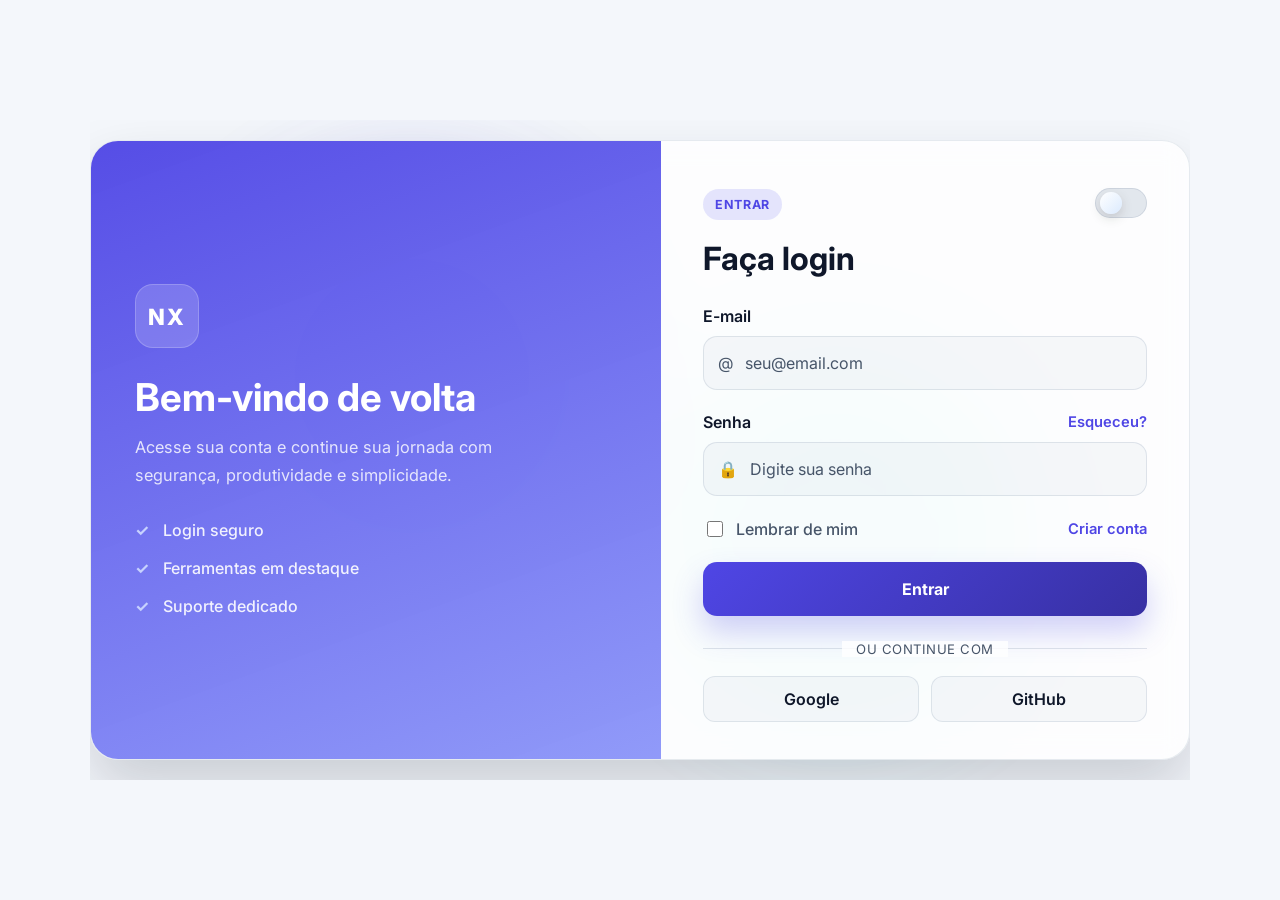
<file: index.html>
<!DOCTYPE html>
<html lang="pt-BR">
  <head>
    <meta charset="UTF-8" />
    <meta name="viewport" content="width=device-width, initial-scale=1.0" />
    <title>Login</title>
    <link rel="preconnect" href="https://fonts.googleapis.com" />
    <link rel="preconnect" href="https://fonts.gstatic.com" crossorigin />
    <link href="https://fonts.googleapis.com/css2?family=Inter:wght@400;500;600;700;800&display=swap" rel="stylesheet" />
    <link rel="stylesheet" href="styles.css" />
  </head>
  <body data-page="login">
    <div class="page-shell">
      <div class="background-glow glow-one"></div>
      <div class="background-glow glow-two"></div>

      <main class="login-card">
        <section class="brand-panel">
          <div class="brand-badge">NX</div>
          <h1>Bem-vindo de volta</h1>
          <p>
            Acesse sua conta e continue sua jornada com segurança, produtividade e simplicidade.
          </p>
          <ul class="feature-list">
            <li>Login seguro</li>
            <li>Ferramentas em destaque</li>
            <li>Suporte dedicado</li>
          </ul>
        </section>

        <section class="form-panel">
          <div class="top-row">
            <span class="mini-label">Entrar</span>
            <button class="theme-toggle" type="button" aria-label="Alternar tema">
              <span class="toggle-track"><span class="toggle-thumb"></span></span>
            </button>
          </div>

          <h2>Faça login</h2>

          <form id="loginForm" novalidate>
            <div class="input-group">
              <label for="email">E-mail</label>
              <div class="input-wrap">
                <span class="icon">@</span>
                <input id="email" type="email" placeholder="seu@email.com" required />
              </div>
            </div>

            <div class="input-group">
              <div class="label-row">
                <label for="password">Senha</label>
                <a href="reset-password.html" class="link">Esqueceu?</a>
              </div>
              <div class="input-wrap">
                <span class="icon">🔒</span>
                <input id="password" type="password" placeholder="Digite sua senha" required />
              </div>
            </div>

            <div class="options-row">
              <label class="checkbox-wrap">
                <input type="checkbox" />
                <span>Lembrar de mim</span>
              </label>
              <a href="signup.html" class="link">Criar conta</a>
            </div>

            <button type="submit" class="primary-btn">Entrar</button>
          </form>

          <div class="divider"><span>ou continue com</span></div>

          <div class="socials">
            <button class="social-btn" type="button">Google</button>
            <button class="social-btn" type="button">GitHub</button>
          </div>
        </section>
      </main>
    </div>

    <script src="script.js"></script>
  </body>
</html>
</file>
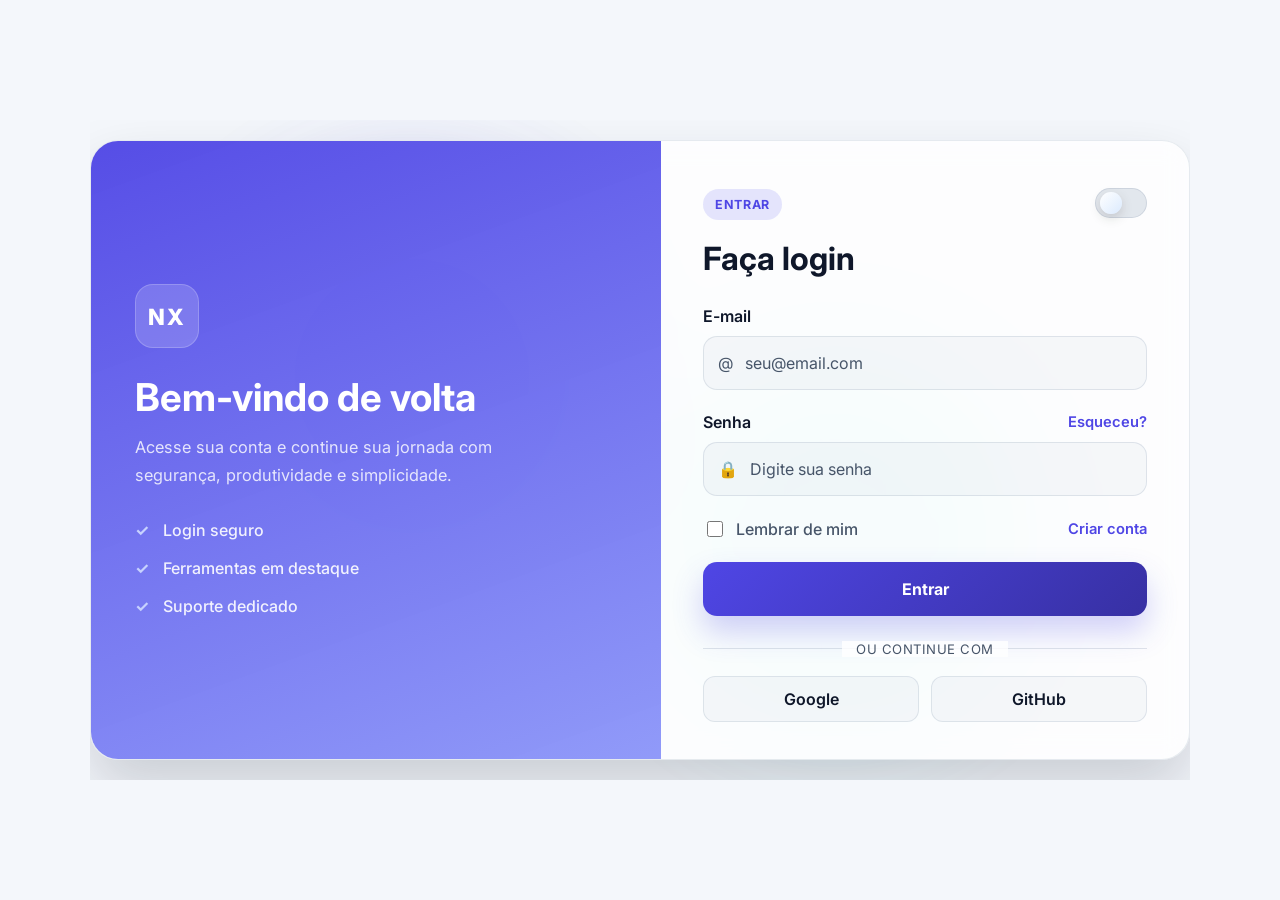
<file: dashboard.html>
<!DOCTYPE html>
<html lang="pt-BR">
  <head>
    <meta charset="UTF-8" />
    <meta name="viewport" content="width=device-width, initial-scale=1.0" />
    <title>Dashboard</title>
    <link rel="preconnect" href="https://fonts.googleapis.com" />
    <link rel="preconnect" href="https://fonts.gstatic.com" crossorigin />
    <link href="https://fonts.googleapis.com/css2?family=Inter:wght@400;500;600;700;800&display=swap" rel="stylesheet" />
    <link rel="stylesheet" href="styles.css" />
  </head>
  <body data-page="dashboard">
    <div class="dashboard-wrap">
      <aside class="sidebar">
        <div class="brand-row">
          <div class="brand-badge small">NX</div>
          <span>Next Access</span>
        </div>

        <nav class="nav-menu">
          <a href="#" class="nav-item active">Visão geral</a>
          <a href="#" class="nav-item">Projetos</a>
          <a href="#" class="nav-item">Relatórios</a>
          <a href="#" class="nav-item">Configurações</a>
        </nav>

        <button class="logout-btn" type="button" id="logoutBtn">Sair</button>
      </aside>

      <main class="dashboard-main">
        <header class="dashboard-header">
          <div>
            <p class="eyebrow">Painel</p>
            <h1>Olá, <span id="userName">Usuário</span></h1>
          </div>
          <button class="theme-toggle" type="button" aria-label="Alternar tema">
            <span class="toggle-track"><span class="toggle-thumb"></span></span>
          </button>
        </header>

        <section class="stats-grid">
          <article class="stat-card accent">
            <span>Total de acessos</span>
            <strong>28.4K</strong>
          </article>
          <article class="stat-card">
            <span>Atividades</span>
            <strong>1.2K</strong>
          </article>
          <article class="stat-card">
            <span>Produtividade</span>
            <strong>94%</strong>
          </article>
        </section>

        <section class="panel">
          <h2>Resumo do dia</h2>
          <ul class="activity-list">
            <li><span>Login confirmado</span><strong>08:40</strong></li>
            <li><span>Relatório enviado</span><strong>10:15</strong></li>
            <li><span>Projeto revisado</span><strong>13:20</strong></li>
          </ul>
        </section>
      </main>
    </div>

    <script src="script.js"></script>
  </body>
</html>
</file>
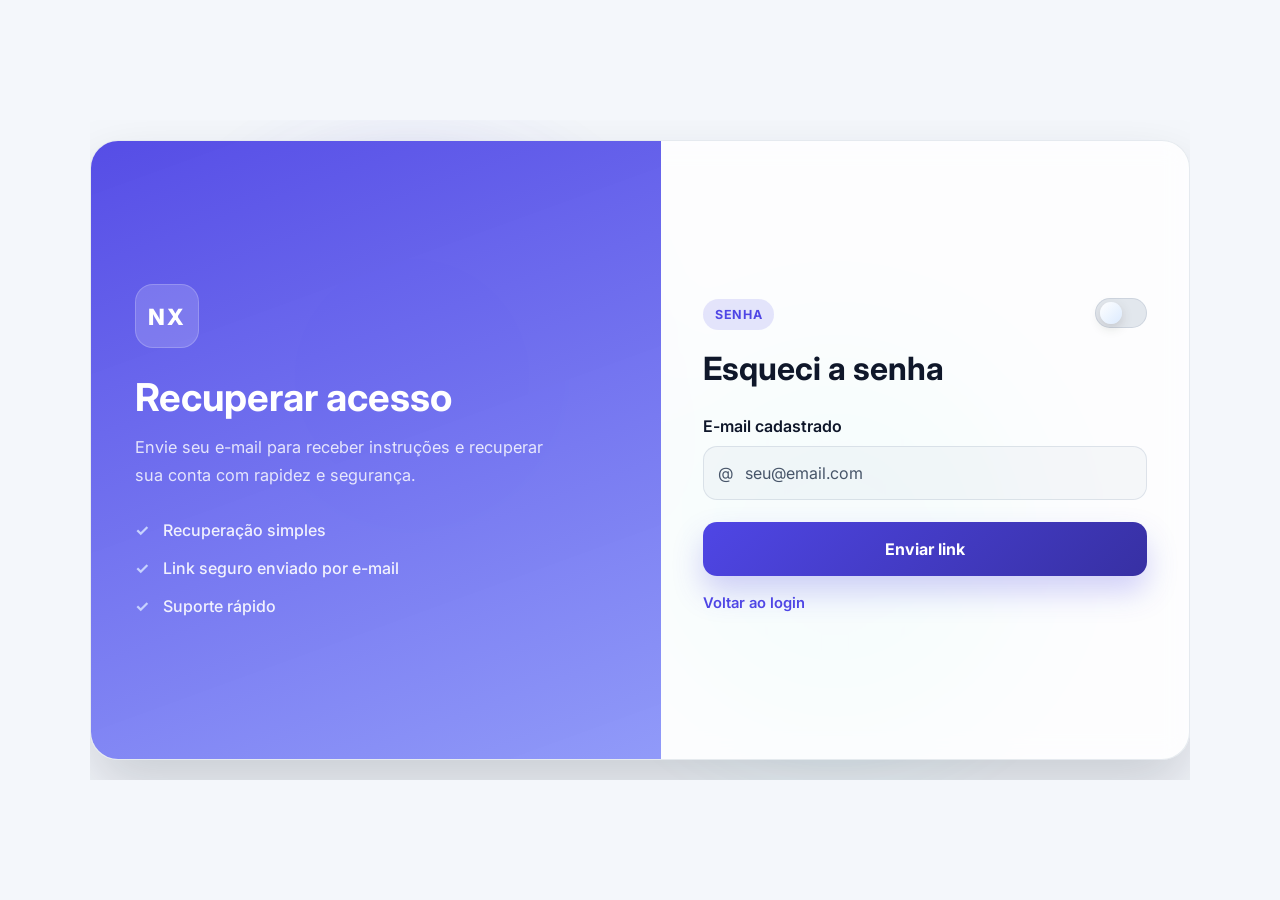
<file: reset-password.html>
<!DOCTYPE html>
<html lang="pt-BR">
  <head>
    <meta charset="UTF-8" />
    <meta name="viewport" content="width=device-width, initial-scale=1.0" />
    <title>Recuperar senha</title>
    <link rel="preconnect" href="https://fonts.googleapis.com" />
    <link rel="preconnect" href="https://fonts.gstatic.com" crossorigin />
    <link href="https://fonts.googleapis.com/css2?family=Inter:wght@400;500;600;700;800&display=swap" rel="stylesheet" />
    <link rel="stylesheet" href="styles.css" />
  </head>
  <body data-page="reset">
    <div class="page-shell">
      <div class="background-glow glow-one"></div>
      <div class="background-glow glow-two"></div>

      <main class="login-card">
        <section class="brand-panel">
          <div class="brand-badge">NX</div>
          <h1>Recuperar acesso</h1>
          <p>
            Envie seu e-mail para receber instruções e recuperar sua conta com rapidez e segurança.
          </p>
          <ul class="feature-list">
            <li>Recuperação simples</li>
            <li>Link seguro enviado por e-mail</li>
            <li>Suporte rápido</li>
          </ul>
        </section>

        <section class="form-panel">
          <div class="top-row">
            <span class="mini-label">Senha</span>
            <button class="theme-toggle" type="button" aria-label="Alternar tema">
              <span class="toggle-track"><span class="toggle-thumb"></span></span>
            </button>
          </div>

          <h2>Esqueci a senha</h2>

          <form id="resetForm" novalidate>
            <div class="input-group">
              <label for="resetEmail">E-mail cadastrado</label>
              <div class="input-wrap">
                <span class="icon">@</span>
                <input id="resetEmail" type="email" placeholder="seu@email.com" required />
              </div>
            </div>

            <button type="submit" class="primary-btn">Enviar link</button>
          </form>

          <div class="options-row" style="margin-top: 18px;">
            <a href="index.html" class="link">Voltar ao login</a>
          </div>
        </section>
      </main>
    </div>

    <script src="script.js"></script>
  </body>
</html>
</file>
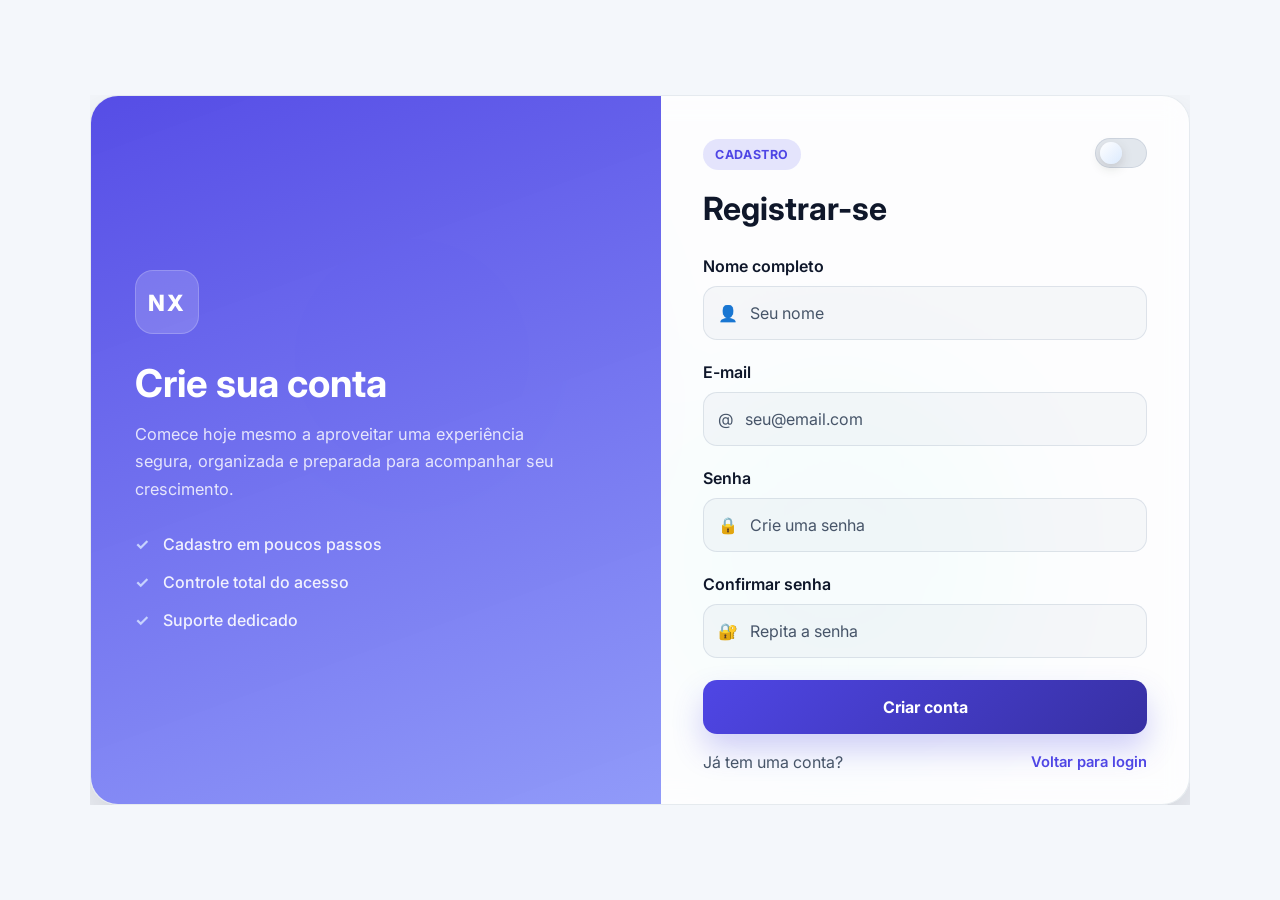
<file: signup.html>
<!DOCTYPE html>
<html lang="pt-BR">
  <head>
    <meta charset="UTF-8" />
    <meta name="viewport" content="width=device-width, initial-scale=1.0" />
    <title>Criar conta</title>
    <link rel="preconnect" href="https://fonts.googleapis.com" />
    <link rel="preconnect" href="https://fonts.gstatic.com" crossorigin />
    <link href="https://fonts.googleapis.com/css2?family=Inter:wght@400;500;600;700;800&display=swap" rel="stylesheet" />
    <link rel="stylesheet" href="styles.css" />
  </head>
  <body data-page="signup">
    <div class="page-shell">
      <div class="background-glow glow-one"></div>
      <div class="background-glow glow-two"></div>

      <main class="login-card">
        <section class="brand-panel">
          <div class="brand-badge">NX</div>
          <h1>Crie sua conta</h1>
          <p>
            Comece hoje mesmo a aproveitar uma experiência segura, organizada e preparada para acompanhar seu crescimento.
          </p>
          <ul class="feature-list">
            <li>Cadastro em poucos passos</li>
            <li>Controle total do acesso</li>
            <li>Suporte dedicado</li>
          </ul>
        </section>

        <section class="form-panel">
          <div class="top-row">
            <span class="mini-label">Cadastro</span>
            <button class="theme-toggle" type="button" aria-label="Alternar tema">
              <span class="toggle-track"><span class="toggle-thumb"></span></span>
            </button>
          </div>

          <h2>Registrar-se</h2>

          <form id="signupForm" novalidate>
            <div class="input-group">
              <label for="name">Nome completo</label>
              <div class="input-wrap">
                <span class="icon">👤</span>
                <input id="name" type="text" placeholder="Seu nome" required />
              </div>
            </div>

            <div class="input-group">
              <label for="signupEmail">E-mail</label>
              <div class="input-wrap">
                <span class="icon">@</span>
                <input id="signupEmail" type="email" placeholder="seu@email.com" required />
              </div>
            </div>

            <div class="input-group">
              <label for="signupPassword">Senha</label>
              <div class="input-wrap">
                <span class="icon">🔒</span>
                <input id="signupPassword" type="password" placeholder="Crie uma senha" required />
              </div>
            </div>

            <div class="input-group">
              <label for="confirmPassword">Confirmar senha</label>
              <div class="input-wrap">
                <span class="icon">🔐</span>
                <input id="confirmPassword" type="password" placeholder="Repita a senha" required />
              </div>
            </div>

            <button type="submit" class="primary-btn">Criar conta</button>
          </form>

          <div class="options-row" style="margin-top: 18px;">
            <span class="muted-text">Já tem uma conta?</span>
            <a href="index.html" class="link">Voltar para login</a>
          </div>
        </section>
      </main>
    </div>

    <script src="script.js"></script>
  </body>
</html>
</file>
<file: styles.css>
:root {
  --bg: #f4f7fb;
  --panel: rgba(255, 255, 255, 0.78);
  --panel-border: rgba(148, 163, 184, 0.22);
  --card-text: #0f172a;
  --muted: #475569;
  --primary: #4f46e5;
  --primary-dark: #3730a3;
  --primary-soft: rgba(79, 70, 229, 0.14);
  --input-bg: rgba(148, 163, 184, 0.08);
  --shadow: 0 30px 60px rgba(15, 23, 42, 0.18);
  --glow: rgba(79, 70, 229, 0.35);
  --sidebar: #0f172a;
  --surface: #ffffff;
  --surface-alt: #f8fafc;
}

body.dark-theme {
  --bg: #020817;
  --panel: rgba(15, 23, 42, 0.8);
  --panel-border: rgba(148, 163, 184, 0.16);
  --card-text: #e2e8f0;
  --muted: #94a3b8;
  --primary: #818cf8;
  --primary-dark: #a5b4fc;
  --primary-soft: rgba(129, 140, 248, 0.15);
  --input-bg: rgba(148, 163, 184, 0.08);
  --shadow: 0 35px 80px rgba(2, 6, 23, 0.7);
  --glow: rgba(129, 140, 248, 0.3);
  --sidebar: #020817;
  --surface: #111827;
  --surface-alt: #0f172a;
}

* { box-sizing: border-box; }

html, body {
  margin: 0;
  min-height: 100%;
  font-family: "Inter", sans-serif;
  background: var(--bg);
  color: var(--card-text);
  transition: background 0.25s ease, color 0.25s ease;
}

body {
  min-height: 100vh;
  display: grid;
  place-items: center;
}

.page-shell {
  position: relative;
  width: min(1100px, 92vw);
  min-height: 660px;
  display: grid;
  place-items: center;
  overflow: hidden;
}

.background-glow {
  position: absolute;
  width: 380px;
  height: 380px;
  border-radius: 50%;
  filter: blur(60px);
  opacity: 0.8;
}

.glow-one {
  top: 10%;
  left: 12%;
  background: var(--glow);
}

.glow-two {
  right: 15%;
  bottom: 8%;
  background: rgba(45, 212, 191, 0.18);
}

.login-card {
  position: relative;
  z-index: 1;
  width: 100%;
  min-height: 620px;
  display: grid;
  grid-template-columns: 1.08fr 1fr;
  background: var(--panel);
  border: 1px solid var(--panel-border);
  backdrop-filter: blur(12px);
  border-radius: 28px;
  box-shadow: var(--shadow);
  overflow: hidden;
}

.brand-panel {
  background: linear-gradient(160deg, rgba(79, 70, 229, 0.96), rgba(129, 140, 248, 0.88));
  color: white;
  padding: 54px 44px;
  display: flex;
  flex-direction: column;
  justify-content: center;
}

.brand-badge {
  width: 64px;
  height: 64px;
  display: grid;
  place-items: center;
  border-radius: 18px;
  background: rgba(255, 255, 255, 0.16);
  border: 1px solid rgba(255, 255, 255, 0.2);
  font-size: 1.4rem;
  font-weight: 800;
  letter-spacing: 0.08em;
  margin-bottom: 28px;
}

.brand-badge.small {
  width: 42px;
  height: 42px;
  font-size: 0.9rem;
  margin-bottom: 0;
}

.brand-panel h1 {
  font-size: clamp(2.2rem, 3vw, 3.2rem);
  line-height: 1.1;
  margin: 0 0 16px;
}

.brand-panel p {
  margin: 0;
  max-width: 420px;
  color: rgba(255, 255, 255, 0.82);
  font-size: 1.02rem;
  line-height: 1.7;
}

.feature-list {
  list-style: none;
  padding: 0;
  margin: 30px 0 0;
  display: grid;
  gap: 18px;
}

.feature-list li {
  position: relative;
  padding-left: 28px;
  color: rgba(255, 255, 255, 0.9);
  font-weight: 500;
}

.feature-list li::before {
  content: "✓";
  position: absolute;
  left: 0;
  top: 0;
  color: #c7d2fe;
  font-weight: 700;
}

.form-panel {
  padding: 42px 42px 32px;
  display: flex;
  flex-direction: column;
  justify-content: center;
}

.top-row {
  display: flex;
  align-items: center;
  justify-content: space-between;
  margin-bottom: 18px;
}

.mini-label {
  display: inline-block;
  background: var(--primary-soft);
  color: var(--primary);
  padding: 8px 12px;
  border-radius: 999px;
  font-size: 0.78rem;
  font-weight: 700;
  letter-spacing: 0.05em;
  text-transform: uppercase;
}

.theme-toggle {
  border: none;
  background: transparent;
  cursor: pointer;
  padding: 0;
}

.toggle-track {
  position: relative;
  width: 52px;
  height: 30px;
  display: inline-flex;
  align-items: center;
  border-radius: 999px;
  background: rgba(148, 163, 184, 0.25);
  border: 1px solid rgba(148, 163, 184, 0.28);
}

.toggle-thumb {
  width: 22px;
  height: 22px;
  border-radius: 50%;
  background: linear-gradient(135deg, #fff, #dbeafe);
  position: absolute;
  left: 4px;
  transition: transform 0.25s ease, background 0.25s ease;
  box-shadow: 0 4px 12px rgba(0, 0, 0, 0.15);
}

body.dark-theme .toggle-thumb {
  transform: translateX(22px);
  background: linear-gradient(135deg, #f8fafc, #c7d2fe);
}

.form-panel h2 {
  margin: 0 0 28px;
  font-size: clamp(2rem, 2.2vw, 2.4rem);
}

#loginForm,
#signupForm,
#resetForm {
  display: grid;
  gap: 22px;
}

.input-group {
  display: grid;
  gap: 10px;
}

label {
  font-weight: 600;
  color: var(--card-text);
}

.label-row {
  display: flex;
  align-items: center;
  justify-content: space-between;
}

.input-wrap {
  display: flex;
  align-items: center;
  gap: 12px;
  background: var(--input-bg);
  border: 1px solid rgba(148, 163, 184, 0.25);
  border-radius: 14px;
  padding: 0 14px;
  transition: border-color 0.2s ease, box-shadow 0.2s ease;
}

.input-wrap:focus-within {
  border-color: rgba(79, 70, 229, 0.7);
  box-shadow: 0 0 0 3px rgba(79, 70, 229, 0.12);
}

.icon {
  color: var(--muted);
  font-size: 1rem;
}

input {
  width: 100%;
  border: none;
  outline: none;
  background: transparent;
  font: inherit;
  color: var(--card-text);
  padding: 16px 0;
}

input::placeholder {
  color: var(--muted);
}

.link {
  color: var(--primary);
  text-decoration: none;
  font-weight: 600;
  font-size: 0.92rem;
}

.options-row {
  display: flex;
  justify-content: space-between;
  align-items: center;
  gap: 12px;
  flex-wrap: wrap;
}

.checkbox-wrap {
  display: inline-flex;
  align-items: center;
  gap: 10px;
  color: var(--muted);
  font-weight: 500;
}

.checkbox-wrap input {
  width: 16px;
  height: 16px;
  accent-color: var(--primary);
}

.primary-btn,
.logout-btn {
  border: none;
  border-radius: 14px;
  padding: 17px 18px;
  font: inherit;
  font-weight: 700;
  color: white;
  background: linear-gradient(135deg, var(--primary), var(--primary-dark));
  cursor: pointer;
  transition: transform 0.2s ease, box-shadow 0.2s ease;
  box-shadow: 0 16px 30px rgba(79, 70, 229, 0.25);
}

.primary-btn:hover,
.logout-btn:hover { transform: translateY(-1px); }

.divider {
  position: relative;
  margin: 22px 0 18px;
  text-align: center;
}

.divider::before {
  content: "";
  position: absolute;
  inset: 50% 0 auto 0;
  height: 1px;
  background: rgba(148, 163, 184, 0.3);
}

.divider span {
  position: relative;
  display: inline-block;
  background: var(--panel);
  padding: 0 14px;
  color: var(--muted);
  font-size: 0.82rem;
  letter-spacing: 0.04em;
  text-transform: uppercase;
}

.socials {
  display: grid;
  grid-template-columns: repeat(2, minmax(0, 1fr));
  gap: 12px;
}

.social-btn {
  background: var(--input-bg);
  border: 1px solid rgba(148, 163, 184, 0.24);
  color: var(--card-text);
  padding: 12px 16px;
  border-radius: 12px;
  font: inherit;
  font-weight: 600;
  cursor: pointer;
}

.dashboard-wrap {
  width: min(1100px, 94vw);
  min-height: 700px;
  display: grid;
  grid-template-columns: 260px 1fr;
  background: var(--panel);
  border: 1px solid var(--panel-border);
  border-radius: 28px;
  box-shadow: var(--shadow);
  overflow: hidden;
}

.sidebar {
  background: var(--sidebar);
  color: white;
  padding: 28px 20px;
  display: flex;
  flex-direction: column;
  justify-content: space-between;
}

.brand-row {
  display: flex;
  align-items: center;
  gap: 12px;
  font-weight: 700;
}

.nav-menu {
  display: grid;
  gap: 14px;
  margin-top: 30px;
}

.nav-item {
  color: rgba(255,255,255,0.75);
  text-decoration: none;
  padding: 12px 14px;
  border-radius: 12px;
  font-weight: 600;
}

.nav-item.active,
.nav-item:hover {
  background: rgba(255,255,255,0.08);
  color: white;
}

.logout-btn {
  width: 100%;
}

.dashboard-main {
  padding: 28px;
}

.dashboard-header {
  display: flex;
  align-items: center;
  justify-content: space-between;
  gap: 20px;
  margin-bottom: 28px;
}

.eyebrow {
  margin: 0 0 8px;
  color: var(--muted);
  text-transform: uppercase;
  letter-spacing: 0.08em;
  font-size: 0.72rem;
  font-weight: 700;
}

.dashboard-header h1 {
  margin: 0;
  font-size: clamp(2rem, 2.8vw, 2.8rem);
}

.stats-grid {
  display: grid;
  grid-template-columns: repeat(3, minmax(0, 1fr));
  gap: 20px;
  margin-bottom: 24px;
}

.stat-card,
.panel {
  background: var(--surface);
  border: 1px solid var(--panel-border);
  border-radius: 20px;
  padding: 22px 20px;
  box-shadow: 0 12px 24px rgba(15, 23, 42, 0.04);
}

.stat-card {
  display: grid;
  gap: 10px;
}

.stat-card span,
.panel h2 {
  color: var(--muted);
}

.stat-card strong {
  font-size: clamp(1.5rem, 2.2vw, 2.2rem);
}

.stat-card.accent {
  background: linear-gradient(160deg, rgba(79, 70, 229, 0.1), rgba(129, 140, 248, 0.05));
}

.panel {
  margin-top: 8px;
}

.activity-list {
  list-style: none;
  padding: 0;
  margin: 18px 0 0;
  display: grid;
  gap: 18px;
}

.activity-list li {
  display: flex;
  justify-content: space-between;
  gap: 16px;
  border-bottom: 1px solid rgba(148,163,184,0.2);
  padding-bottom: 12px;
}

.activity-list li:last-child {
  border-bottom: none;
  padding-bottom: 0;
}

.muted-text {
  color: var(--muted);
}

@media (max-width: 850px) {
  .login-card, .dashboard-wrap {
    grid-template-columns: 1fr;
  }

  .brand-panel,
  .form-panel,
  .dashboard-main,
  .sidebar {
    padding: 28px 24px;
  }

  .stats-grid {
    grid-template-columns: 1fr;
  }
}

@media (max-width: 480px) {
  .page-shell {
    width: 100%;
    padding: 16px;
  }

  .login-card {
    border-radius: 22px;
  }

  .socials {
    grid-template-columns: 1fr;
  }

  .dashboard-header {
    flex-direction: column;
    align-items: flex-start;
  }
}
</file>
